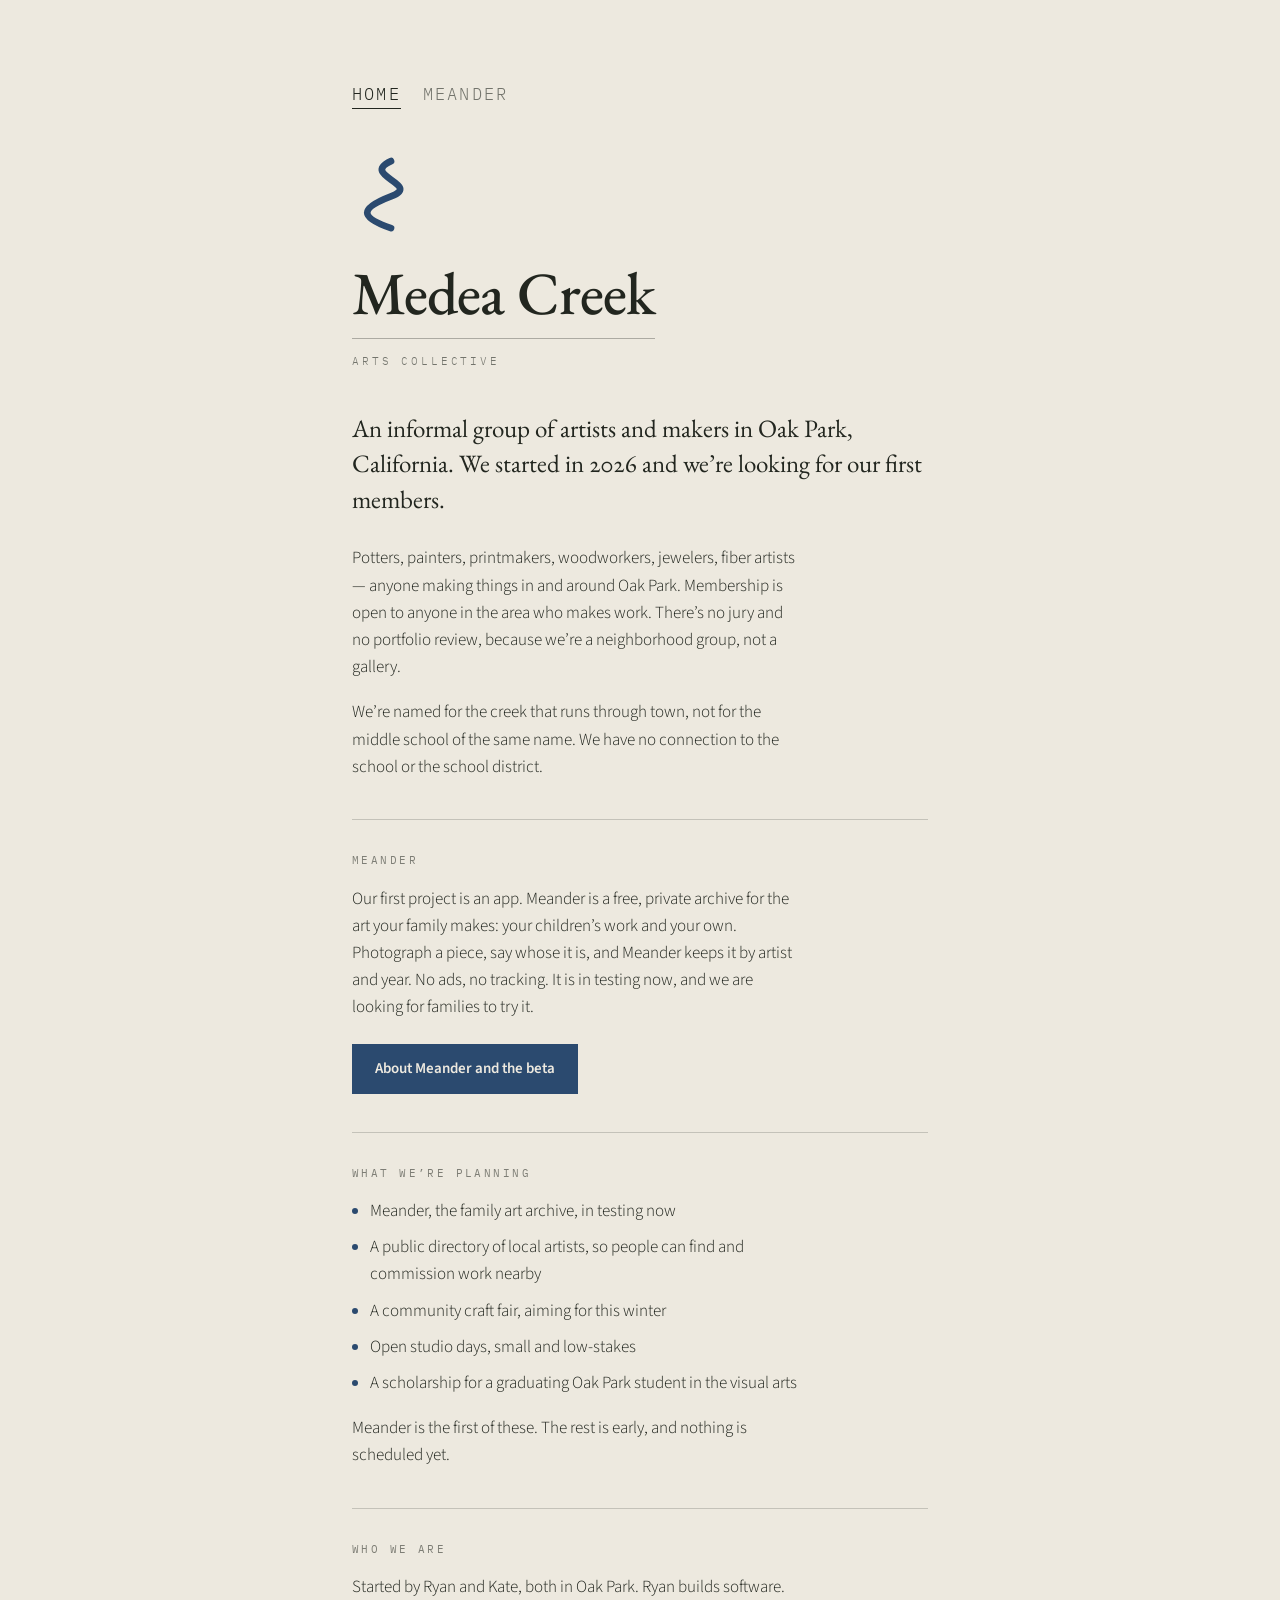
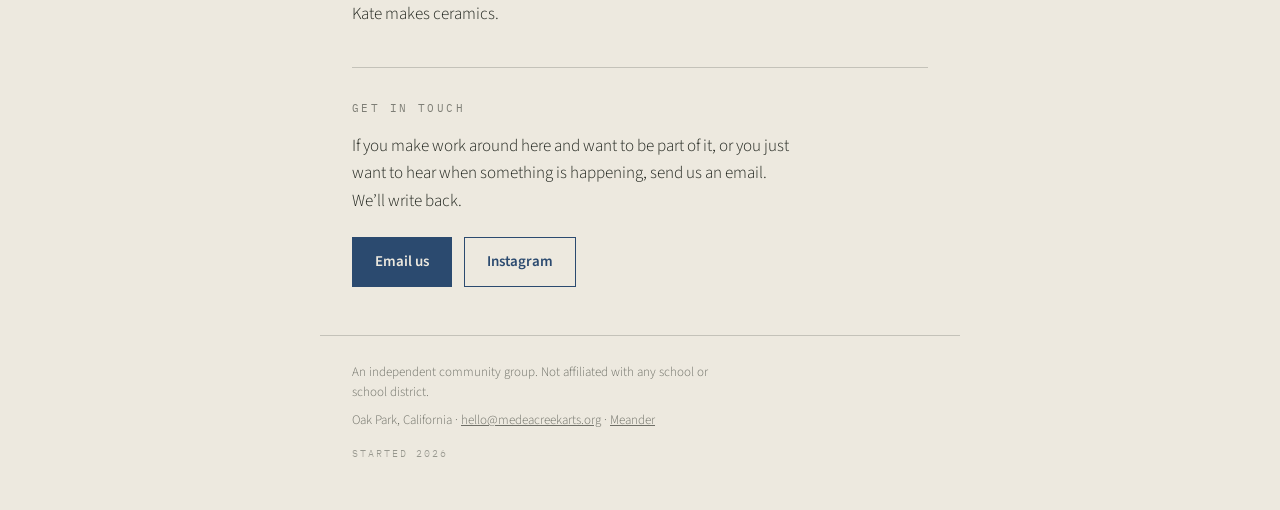
<file: index.html>
<!DOCTYPE html>
<html lang="en">
<head>
<meta charset="utf-8">
<meta name="viewport" content="width=device-width,initial-scale=1">
<title>Medea Creek Arts Collective</title>
<meta name="description" content="An informal group of artists and makers in Oak Park, California — potters, painters, printmakers, woodworkers, jewelers, fiber artists. Home of Meander, the family art archive.">
<link rel="icon" href="/favicon.svg" type="image/svg+xml">
<link rel="icon" href="/favicon.ico" sizes="any">
<link rel="canonical" href="https://medeacreekarts.org/">
<meta property="og:title" content="Medea Creek Arts Collective">
<meta property="og:description" content="Artists and makers in Oak Park, California. Home of Meander, the family art archive.">
<meta property="og:type" content="website">
<meta property="og:url" content="https://medeacreekarts.org/">
<meta property="og:image" content="https://medeacreekarts.org/img/social-card.png">
<meta property="og:image:width" content="1200">
<meta property="og:image:height" content="630">
<meta property="og:image:alt" content="Medea Creek Arts Collective, Oak Park, California">
<meta name="twitter:card" content="summary_large_image">
<link rel="preconnect" href="https://fonts.googleapis.com">
<link rel="preconnect" href="https://fonts.gstatic.com" crossorigin>
<link href="https://fonts.googleapis.com/css2?family=EB+Garamond:wght@400;500&family=Source+Sans+3:wght@300;400;600&family=IBM+Plex+Mono:wght@400&display=swap" rel="stylesheet">
<link rel="stylesheet" href="/styles.css">
<script type="application/ld+json">
{
  "@context": "https://schema.org",
  "@type": "Organization",
  "name": "Medea Creek Arts Collective",
  "url": "https://medeacreekarts.org/",
  "email": "hello@medeacreekarts.org",
  "foundingDate": "2026",
  "address": {"@type": "PostalAddress", "addressLocality": "Oak Park", "addressRegion": "CA", "addressCountry": "US"},
  "sameAs": ["https://www.instagram.com/medeacreekarts/"]
}
</script>
</head>
<body>

<main>
  <ul class="nav" aria-label="Site">
    <li><a href="/" aria-current="page">Home</a></li>
    <li><a href="/meander/">Meander</a></li>
  </ul>

  <svg class="mark" viewBox="0 0 64 64" role="img" aria-label="Medea Creek Arts Collective">
    <title>Medea Creek Arts Collective</title>
    <path class="creek" d="M32 5C6 17 58 24 32 34S6 51 32 60" fill="none"
          stroke="currentColor" stroke-width="5.5" stroke-linecap="round"/>
  </svg>

  <div class="name">
    <h1>Medea Creek</h1>
    <p class="sub">Arts Collective</p>
  </div>

  <p class="lede">An informal group of artists and makers in Oak Park, California. We started in 2026 and we&rsquo;re looking for our first members.</p>

  <p>Potters, painters, printmakers, woodworkers, jewelers, fiber artists &mdash; anyone making things in and around Oak Park. Membership is open to anyone in the area who makes work. There&rsquo;s no jury and no portfolio review, because we&rsquo;re a neighborhood group, not a gallery.</p>

  <p>We&rsquo;re named for the creek that runs through town, not for the middle school of the same name. We have no connection to the school or the school district.</p>

  <hr class="rule">

  <h2>Meander</h2>
  <p>Our first project is an app. Meander is a free, private archive for the art your family makes: your children&rsquo;s work and your own. Photograph a piece, say whose it is, and Meander keeps it by artist and year. No ads, no tracking. It is in testing now, and we are looking for families to try it.</p>
  <div class="cta">
    <a class="btn solid" href="/meander/">About Meander and the beta</a>
  </div>

  <hr class="rule">

  <h2>What we&rsquo;re planning</h2>
  <ul>
    <li>Meander, the family art archive, in testing now</li>
    <li>A public directory of local artists, so people can find and commission work nearby</li>
    <li>A community craft fair, aiming for this winter</li>
    <li>Open studio days, small and low-stakes</li>
    <li>A scholarship for a graduating Oak Park student in the visual arts</li>
  </ul>
  <p>Meander is the first of these. The rest is early, and nothing is scheduled yet.</p>

  <hr class="rule">

  <h2>Who we are</h2>
  <p>Started by Ryan and Kate, both in Oak Park. Ryan builds software. Kate makes ceramics.</p>

  <hr class="rule">

  <h2>Get in touch</h2>
  <p>If you make work around here and want to be part of it, or you just want to hear when something is happening, send us an email. We&rsquo;ll write back.</p>

  <div class="cta">
    <a class="btn solid" href="mailto:hello@medeacreekarts.org?subject=Medea%20Creek%20Arts">Email us</a>
    <a class="btn" href="https://www.instagram.com/medeacreekarts/" rel="me noopener">Instagram</a>
  </div>

</main>

<footer>
  <p>An independent community group. Not affiliated with any school or school district.</p>
  <p>Oak Park, California · <a href="mailto:hello@medeacreekarts.org">hello@medeacreekarts.org</a> · <a href="/meander/">Meander</a></p>
  <p class="sig">Started 2026</p>
</footer>

</body>
</html>
</file>
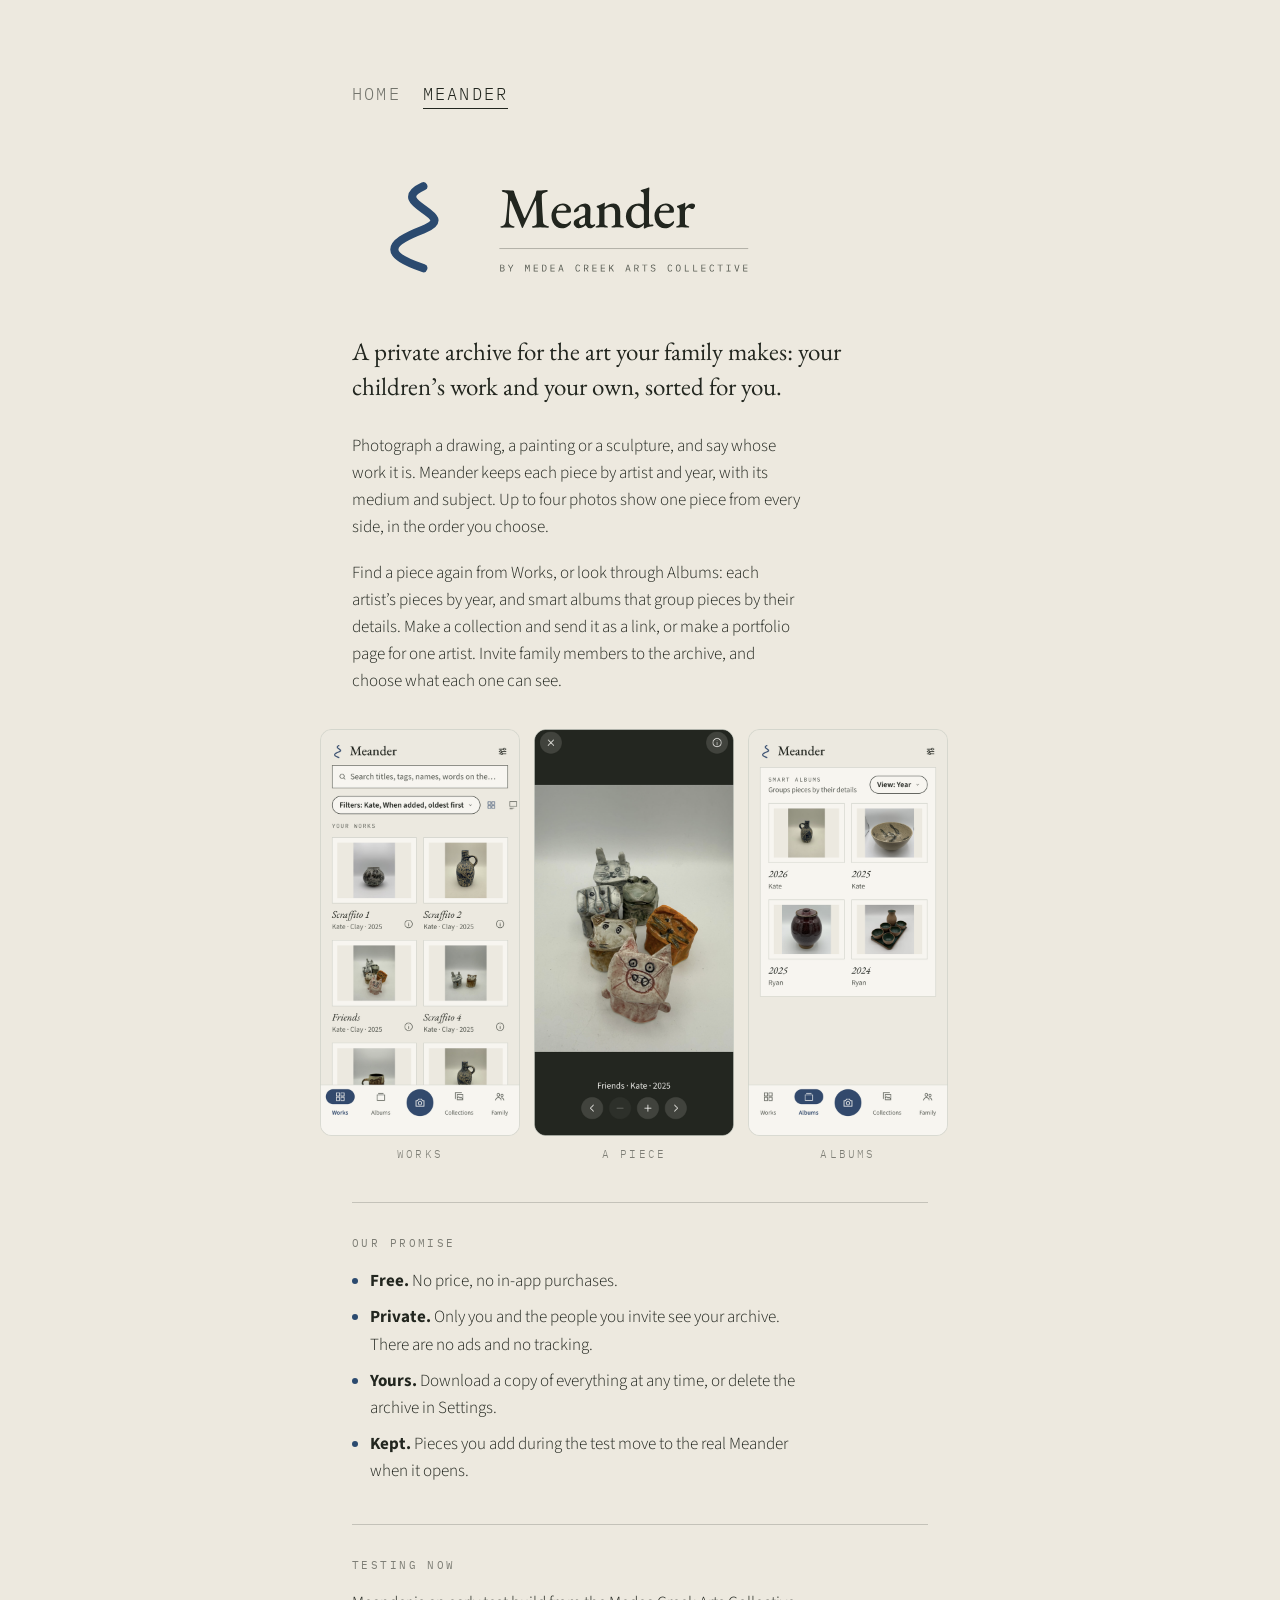
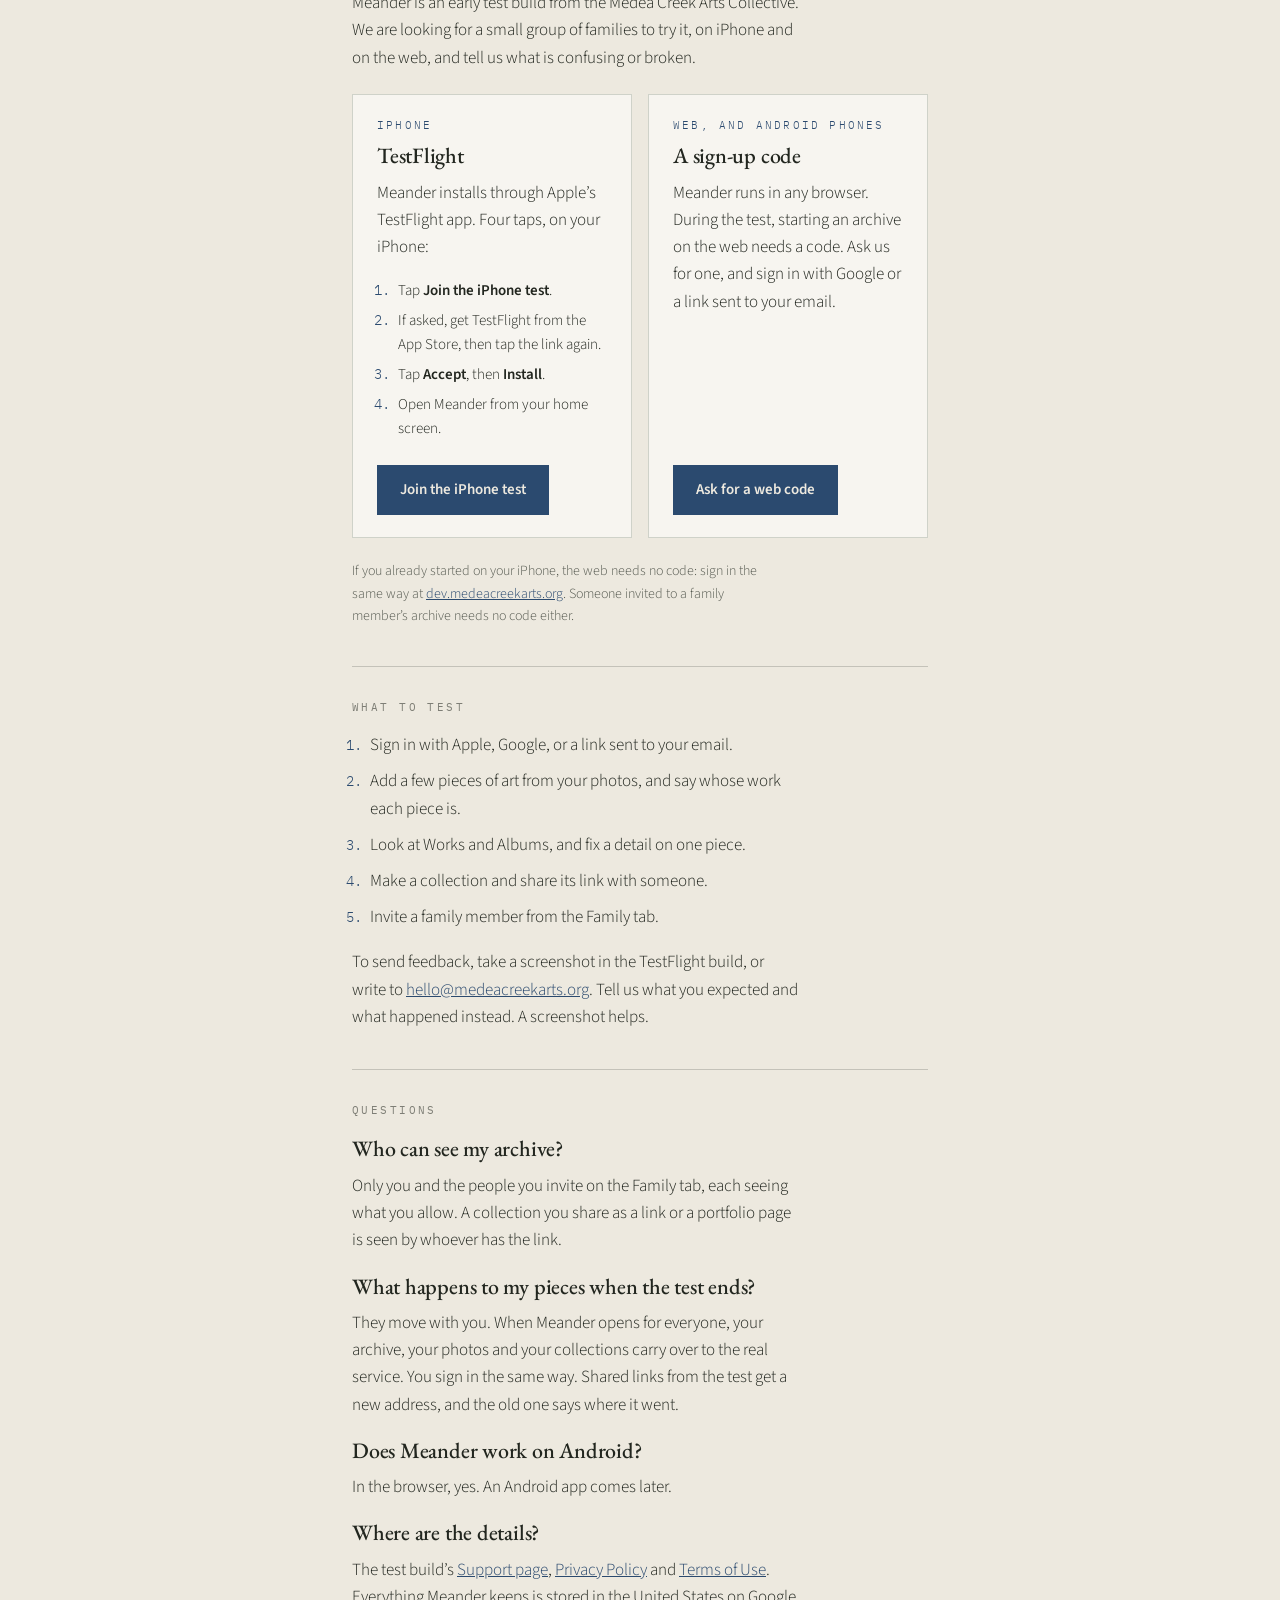
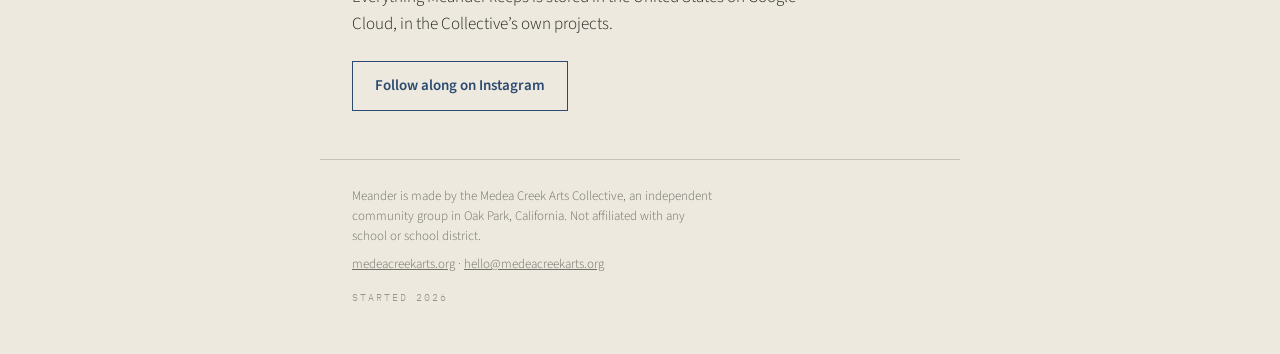
<file: meander/index.html>
<!DOCTYPE html>
<html lang="en">
<head>
<meta charset="utf-8">
<meta name="viewport" content="width=device-width,initial-scale=1">
<title>Meander, the family art archive</title>
<meta name="description" content="Meander is a free, private archive for the art your family makes, from the Medea Creek Arts Collective. In testing now on iPhone and the web.">
<link rel="icon" href="/favicon.svg" type="image/svg+xml">
<link rel="icon" href="/favicon.ico" sizes="any">
<link rel="canonical" href="https://medeacreekarts.org/meander/">
<meta property="og:title" content="Meander, the family art archive">
<meta property="og:description" content="A free, private home for your children's drawings and paintings, and your own work. In testing now.">
<meta property="og:type" content="website">
<meta property="og:url" content="https://medeacreekarts.org/meander/">
<meta property="og:image" content="https://medeacreekarts.org/img/meander-card.png">
<meta property="og:image:width" content="1200">
<meta property="og:image:height" content="630">
<meta property="og:image:alt" content="Meander, from the Medea Creek Arts Collective">
<meta name="twitter:card" content="summary_large_image">
<link rel="preconnect" href="https://fonts.googleapis.com">
<link rel="preconnect" href="https://fonts.gstatic.com" crossorigin>
<link href="https://fonts.googleapis.com/css2?family=EB+Garamond:wght@400;500&family=Source+Sans+3:wght@300;400;600&family=IBM+Plex+Mono:wght@400&display=swap" rel="stylesheet">
<link rel="stylesheet" href="/styles.css">
<script type="application/ld+json">
{
  "@context": "https://schema.org",
  "@type": "SoftwareApplication",
  "name": "Meander",
  "applicationCategory": "LifestyleApplication",
  "operatingSystem": "iOS, Web",
  "offers": {"@type": "Offer", "price": "0", "priceCurrency": "USD"},
  "url": "https://medeacreekarts.org/meander/",
  "author": {"@type": "Organization", "name": "Medea Creek Arts Collective", "url": "https://medeacreekarts.org/"}
}
</script>
</head>
<body>

<main>
  <ul class="nav" aria-label="Site">
    <li><a href="/">Home</a></li>
    <li><a href="/meander/" aria-current="page">Meander</a></li>
  </ul>

  <img class="lockup" src="/img/meander-lockup.svg" width="474" height="161" alt="Meander, from the Medea Creek Arts Collective">

  <p class="lede">A private archive for the art your family makes: your children&rsquo;s work and your own, sorted for you.</p>

  <p>Photograph a drawing, a painting or a sculpture, and say whose work it is. Meander keeps each piece by artist and year, with its medium and subject. Up to four photos show one piece from every side, in the order you choose.</p>

  <p>Find a piece again from Works, or look through Albums: each artist&rsquo;s pieces by year, and smart albums that group pieces by their details. Make a collection and send it as a link, or make a portfolio page for one artist. Invite family members to the archive, and choose what each one can see.</p>

  <div class="screens" aria-label="Screens from the iPhone app">
    <figure>
      <img src="/img/screens/works.png" width="600" height="1220" alt="Works: a grid of one artist's clay pieces, each with its title, medium and year" loading="lazy">
      <figcaption>Works</figcaption>
    </figure>
    <figure>
      <img src="/img/screens/friends.png" width="600" height="1220" alt="A piece full screen: six small clay animals, titled Friends, Kate, 2025" loading="lazy">
      <figcaption>A piece</figcaption>
    </figure>
    <figure>
      <img src="/img/screens/albums.png" width="600" height="1220" alt="Albums: smart albums by year, one for each artist" loading="lazy">
      <figcaption>Albums</figcaption>
    </figure>
  </div>

  <hr class="rule">

  <h2>Our promise</h2>
  <ul>
    <li><strong>Free.</strong> No price, no in-app purchases.</li>
    <li><strong>Private.</strong> Only you and the people you invite see your archive. There are no ads and no tracking.</li>
    <li><strong>Yours.</strong> Download a copy of everything at any time, or delete the archive in Settings.</li>
    <li><strong>Kept.</strong> Pieces you add during the test move to the real Meander when it opens.</li>
  </ul>

  <hr class="rule">

  <h2>Testing now</h2>
  <p>Meander is an early test build from the Medea Creek Arts Collective. We are looking for a small group of families to try it, on iPhone and on the web, and tell us what is confusing or broken.</p>

  <div class="paths">
    <div class="card">
      <p class="kicker">iPhone</p>
      <h3>TestFlight</h3>
      <p>Meander installs through Apple&rsquo;s TestFlight app. Four taps, on your iPhone:</p>
      <ol class="steps grow">
        <li>Tap <strong>Join the iPhone test</strong>.</li>
        <li>If asked, get TestFlight from the App Store, then tap the link again.</li>
        <li>Tap <strong>Accept</strong>, then <strong>Install</strong>.</li>
        <li>Open Meander from your home screen.</li>
      </ol>
      <a class="btn solid" href="https://testflight.apple.com/join/x8etE1eS" rel="noopener">Join the iPhone test</a>
    </div>
    <div class="card">
      <p class="kicker">Web, and Android phones</p>
      <h3>A sign-up code</h3>
      <p class="grow">Meander runs in any browser. During the test, starting an archive on the web needs a code. Ask us for one, and sign in with Google or a link sent to your email.</p>
      <a class="btn solid" href="https://tally.so/r/vXMLgQ" rel="noopener">Ask for a web code</a>
    </div>
  </div>

  <p class="fine">If you already started on your iPhone, the web needs no code: sign in the same way at <a href="https://dev.medeacreekarts.org/">dev.medeacreekarts.org</a>. Someone invited to a family member&rsquo;s archive needs no code either.</p>

  <hr class="rule">

  <h2>What to test</h2>
  <ol>
    <li>Sign in with Apple, Google, or a link sent to your email.</li>
    <li>Add a few pieces of art from your photos, and say whose work each piece is.</li>
    <li>Look at Works and Albums, and fix a detail on one piece.</li>
    <li>Make a collection and share its link with someone.</li>
    <li>Invite a family member from the Family tab.</li>
  </ol>
  <p>To send feedback, take a screenshot in the TestFlight build, or write to <a href="mailto:hello@medeacreekarts.org?subject=Meander%20feedback">hello@medeacreekarts.org</a>. Tell us what you expected and what happened instead. A screenshot helps.</p>

  <hr class="rule">

  <h2>Questions</h2>

  <h3>Who can see my archive?</h3>
  <p>Only you and the people you invite on the Family tab, each seeing what you allow. A collection you share as a link or a portfolio page is seen by whoever has the link.</p>

  <h3>What happens to my pieces when the test ends?</h3>
  <p>They move with you. When Meander opens for everyone, your archive, your photos and your collections carry over to the real service. You sign in the same way. Shared links from the test get a new address, and the old one says where it went.</p>

  <h3>Does Meander work on Android?</h3>
  <p>In the browser, yes. An Android app comes later.</p>

  <h3>Where are the details?</h3>
  <p>The test build&rsquo;s <a href="https://dev.medeacreekarts.org/support">Support page</a>, <a href="https://dev.medeacreekarts.org/privacy">Privacy Policy</a> and <a href="https://dev.medeacreekarts.org/terms">Terms of Use</a>. Everything Meander keeps is stored in the United States on Google Cloud, in the Collective&rsquo;s own projects.</p>

  <div class="cta">
    <a class="btn" href="https://www.instagram.com/medeacreekarts/" rel="me noopener">Follow along on Instagram</a>
  </div>

</main>

<footer>
  <p>Meander is made by the Medea Creek Arts Collective, an independent community group in Oak Park, California. Not affiliated with any school or school district.</p>
  <p><a href="/">medeacreekarts.org</a> · <a href="mailto:hello@medeacreekarts.org">hello@medeacreekarts.org</a></p>
  <p class="sig">Started 2026</p>
</footer>

</body>
</html>
</file>
<file: styles.css>
:root{
  --oak:#22261F;
  --cobalt:#2B4A6F;
  --sycamore:#B6B8AC;
  --iron:#A2542F;
  --bisque:#EDE9DF;
  --stone:#CFD2C9;
  --paper:#F7F5F0;
  --ink2:#565A51;
  --display:'EB Garamond',Georgia,serif;
  --body:'Source Sans 3',system-ui,sans-serif;
  --label:'IBM Plex Mono',ui-monospace,monospace;
}
*{box-sizing:border-box}
html{-webkit-text-size-adjust:100%}
body{
  margin:0;min-height:100vh;background:var(--bisque);color:var(--oak);
  font-family:var(--body);font-weight:300;line-height:1.6;
  font-variant-numeric:oldstyle-nums;
  -webkit-font-smoothing:antialiased;
  display:flex;flex-direction:column;
}
main{
  flex:1;width:100%;max-width:640px;margin:0 auto;
  padding:clamp(40px,9vh,96px) clamp(22px,6vw,32px) 48px;
}

.nav{
  font-family:var(--label);font-size:11px;letter-spacing:.2em;text-transform:uppercase;
  display:flex;gap:22px;margin:0 0 38px;padding:0;list-style:none;
}
.nav a{color:rgba(34,38,31,.6);text-decoration:none;padding-bottom:3px;border-bottom:1px solid transparent}
.nav a:hover,.nav a:focus-visible{color:var(--cobalt);border-bottom-color:var(--cobalt)}
.nav a[aria-current="page"]{color:var(--oak);border-bottom-color:var(--oak)}

.mark{width:78px;height:78px;color:var(--cobalt);display:block;margin-bottom:30px}
.creek{stroke-dasharray:150;stroke-dashoffset:150;animation:flow 1.7s .3s cubic-bezier(.5,0,.15,1) forwards}
@keyframes flow{to{stroke-dashoffset:0}}
@media (prefers-reduced-motion:reduce){
  .creek{animation:none;stroke-dashoffset:0}
}

.name{margin:0 0 40px;max-width:max-content}
h1{
  font-family:var(--display);font-weight:500;
  font-size:clamp(38px,8.5vw,60px);line-height:1.02;letter-spacing:-.015em;
  margin:0 0 14px;
}
/* the county line: a hairline the wordmark sits across */
.sub{
  font-family:var(--label);font-size:11px;letter-spacing:.26em;text-transform:uppercase;
  color:rgba(34,38,31,.6);margin:0;
  border-top:1px solid rgba(34,38,31,.32);padding-top:14px;
}

.lockup{display:block;width:min(100%,420px);height:auto;margin:0 0 36px}

.lede{
  font-family:var(--display);font-size:clamp(20px,3.6vw,25px);line-height:1.42;
  margin:0 0 28px;color:var(--oak);
}
p{margin:0 0 18px;font-size:17px;max-width:56ch}
em{font-style:italic}
a{color:var(--cobalt)}

.rule{border:0;border-top:1px solid rgba(34,38,31,.2);margin:38px 0 32px}

h2{
  font-family:var(--label);font-size:11px;letter-spacing:.22em;text-transform:uppercase;
  color:rgba(34,38,31,.55);font-weight:400;margin:0 0 16px;
}
h3{
  font-family:var(--display);font-weight:500;font-size:22px;line-height:1.25;
  letter-spacing:-.01em;margin:0 0 10px;
}

.cta{display:flex;flex-wrap:wrap;gap:12px;margin-top:22px}
.btn{
  display:inline-block;text-decoration:none;font-family:var(--body);font-weight:600;
  font-size:15px;padding:12px 22px;border:1px solid var(--cobalt);color:var(--cobalt);
  background:transparent;transition:background .18s ease,color .18s ease;
}
.btn:hover,.btn:focus-visible{background:var(--cobalt);color:var(--bisque)}
.btn.solid{background:var(--cobalt);color:var(--bisque)}
.btn.solid:hover,.btn.solid:focus-visible{background:var(--oak);border-color:var(--oak)}
a:focus-visible{outline:2px solid var(--iron);outline-offset:3px}

ul,ol{margin:0 0 18px;padding-left:1.1em;max-width:56ch}
li{margin-bottom:9px;font-size:17px}
li::marker{color:var(--cobalt)}
ol li::marker{font-family:var(--label);font-size:14px}

.card{
  background:var(--paper);border:1px solid var(--stone);padding:22px 24px;margin:0 0 18px;
}
.card p:last-child,.card ul:last-child,.card ol:last-child{margin-bottom:0}
.card .kicker{
  font-family:var(--label);font-size:11px;letter-spacing:.2em;text-transform:uppercase;
  color:var(--cobalt);margin:0 0 8px;
}
.paths{display:grid;grid-template-columns:1fr;gap:16px;margin:22px 0}
@media (min-width:560px){.paths{grid-template-columns:1fr 1fr}}
.paths .card{margin:0;display:flex;flex-direction:column}
.paths .card p{max-width:none}
.paths .card .grow{flex:1;margin-bottom:18px}
.steps{padding-left:1.3em}
.steps li{font-size:15px;margin-bottom:6px}
.steps strong{font-weight:600}
.paths .btn{margin-top:auto;align-self:flex-start;text-align:center}

.screens{
  display:grid;grid-auto-flow:column;grid-auto-columns:minmax(200px,1fr);gap:14px;
  margin:34px calc(-1 * clamp(22px,6vw,32px)) 0;padding:0 clamp(22px,6vw,32px);
  overflow-x:auto;scroll-snap-type:x mandatory;scrollbar-width:none;
}
.screens::-webkit-scrollbar{display:none}
.screens figure{margin:0;scroll-snap-align:start}
.screens img{display:block;width:100%;height:auto}
.screens figcaption{
  font-family:var(--label);font-size:11px;letter-spacing:.2em;text-transform:uppercase;
  color:rgba(34,38,31,.55);margin-top:10px;text-align:center;
}
@media (max-width:559px){.screens{grid-auto-columns:72%}}

.fine{font-size:14px;color:var(--ink2);max-width:60ch}

footer{
  border-top:1px solid rgba(34,38,31,.2);
  padding:26px clamp(22px,6vw,32px) 40px;
  max-width:640px;margin:0 auto;width:100%;
}
footer p{
  font-size:13px;color:rgba(34,38,31,.62);margin:0 0 8px;max-width:60ch;line-height:1.55;
}
footer a{color:rgba(34,38,31,.62)}
.sig{
  font-family:var(--label);font-size:10px;letter-spacing:.2em;text-transform:uppercase;
  color:rgba(34,38,31,.42);margin-top:16px;
}
</file>
